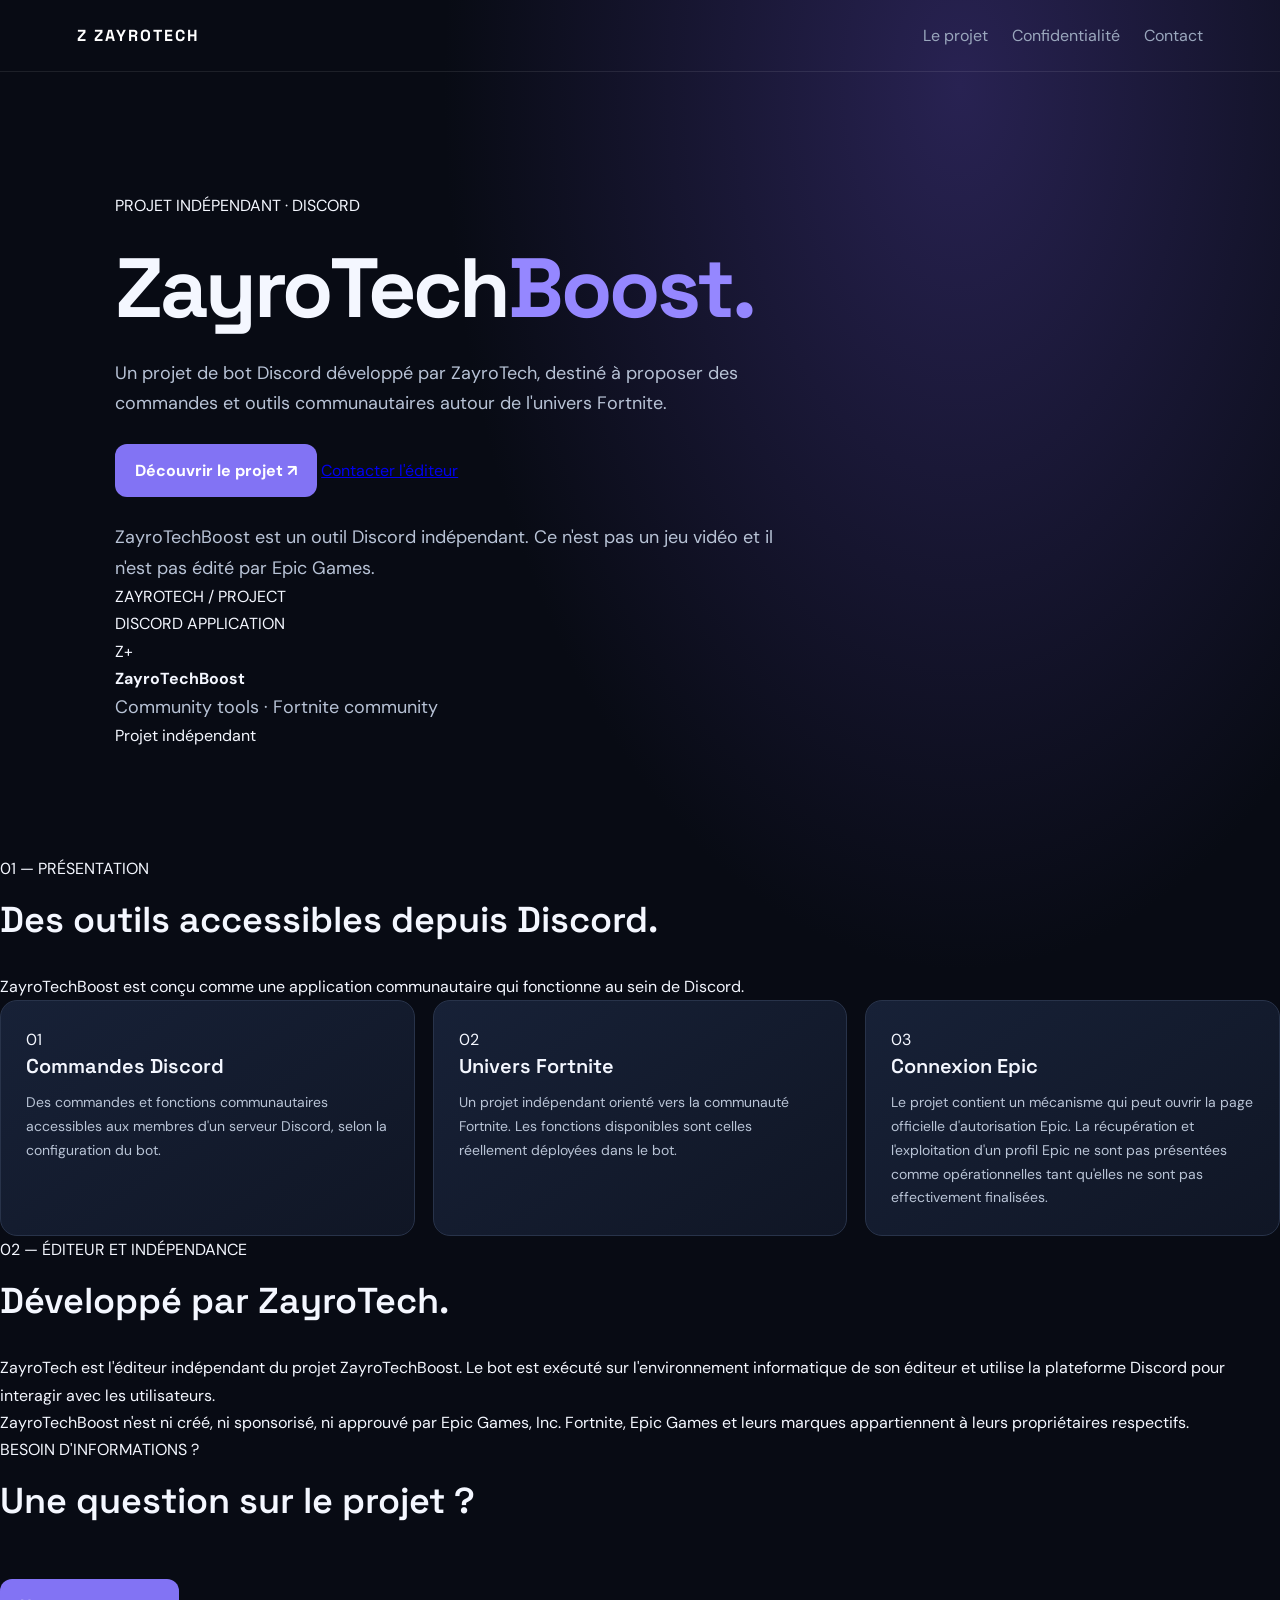
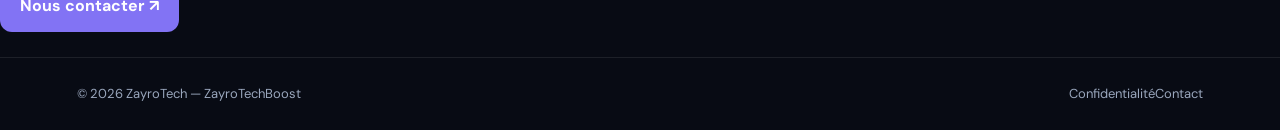
<file: index.html>
<!doctype html>
<html lang="fr">
<head>
  <meta charset="utf-8">
  <meta name="viewport" content="width=device-width, initial-scale=1">
  <meta name="description" content="Présentation officielle du projet indépendant ZayroTechBoost, un bot Discord développé par ZayroTech.">
  <meta name="theme-color" content="#090d1b">
  <title>ZayroTechBoost — ZayroTech</title>
  <link rel="stylesheet" href="style.css">
</head>
<body>
<header class="site-header">
  <a class="brand" href="index.html" aria-label="ZayroTech, accueil"><span class="brand-mark">Z</span> ZAYROTECH</a>
  <nav aria-label="Navigation principale">
    <a href="#project">Le projet</a>
    <a href="confidentialite.html">Confidentialité</a>
    <a href="contact.html">Contact</a>
  </nav>
</header>
<main>
  <section class="hero">
    <div class="hero-copy">
      <span class="eyebrow"><span class="dot"></span> PROJET INDÉPENDANT · DISCORD</span>
      <h1>ZayroTech<span class="accent">Boost.</span></h1>
      <p class="lead">Un projet de bot Discord développé par ZayroTech, destiné à proposer des commandes et outils communautaires autour de l'univers Fortnite.</p>
      <div class="actions">
        <a class="button" href="#project">Découvrir le projet <span aria-hidden="true">↗</span></a>
        <a class="text-link" href="contact.html">Contacter l'éditeur</a>
      </div>
      <p class="notice">ZayroTechBoost est un outil Discord indépendant. Ce n'est pas un jeu vidéo et il n'est pas édité par Epic Games.</p>
    </div>
    <div class="hero-panel" aria-label="Présentation du projet">
      <div class="panel-top"><span class="panel-dot"></span><span class="panel-dot"></span><span class="panel-dot"></span><span class="panel-label">ZAYROTECH / PROJECT</span></div>
      <div class="panel-content">
        <span class="panel-kicker">DISCORD APPLICATION</span>
        <div class="panel-logo">Z<span>+</span></div>
        <strong>ZayroTechBoost</strong>
        <p>Community tools · Fortnite community</p>
        <div class="status"><span></span> Projet indépendant</div>
      </div>
    </div>
  </section>

  <section class="section" id="project">
    <div class="section-heading">
      <span class="eyebrow">01 — PRÉSENTATION</span>
      <h2>Des outils accessibles depuis Discord.</h2>
      <p>ZayroTechBoost est conçu comme une application communautaire qui fonctionne au sein de Discord.</p>
    </div>
    <div class="cards">
      <article class="card"><span class="card-number">01</span><h3>Commandes Discord</h3><p>Des commandes et fonctions communautaires accessibles aux membres d'un serveur Discord, selon la configuration du bot.</p></article>
      <article class="card"><span class="card-number">02</span><h3>Univers Fortnite</h3><p>Un projet indépendant orienté vers la communauté Fortnite. Les fonctions disponibles sont celles réellement déployées dans le bot.</p></article>
      <article class="card"><span class="card-number">03</span><h3>Connexion Epic</h3><p>Le projet contient un mécanisme qui peut ouvrir la page officielle d'autorisation Epic. La récupération et l'exploitation d'un profil Epic ne sont pas présentées comme opérationnelles tant qu'elles ne sont pas effectivement finalisées.</p></article>
    </div>
  </section>

  <section class="section about-section">
    <div class="section-heading">
      <span class="eyebrow">02 — ÉDITEUR ET INDÉPENDANCE</span>
      <h2>Développé par ZayroTech.</h2>
    </div>
    <div class="about-copy">
      <p>ZayroTech est l'éditeur indépendant du projet ZayroTechBoost. Le bot est exécuté sur l'environnement informatique de son éditeur et utilise la plateforme Discord pour interagir avec les utilisateurs.</p>
      <p>ZayroTechBoost n'est ni créé, ni sponsorisé, ni approuvé par Epic Games, Inc. Fortnite, Epic Games et leurs marques appartiennent à leurs propriétaires respectifs.</p>
    </div>
  </section>
  <section class="bottom-cta"><div><span class="eyebrow">BESOIN D'INFORMATIONS ?</span><h2>Une question sur le projet ?</h2></div><a class="button" href="contact.html">Nous contacter ↗</a></section>
</main>
<footer class="site-footer"><span>© 2026 ZayroTech — ZayroTechBoost</span><div><a href="confidentialite.html">Confidentialité</a><a href="contact.html">Contact</a></div></footer>
</body>
</html>
</file>
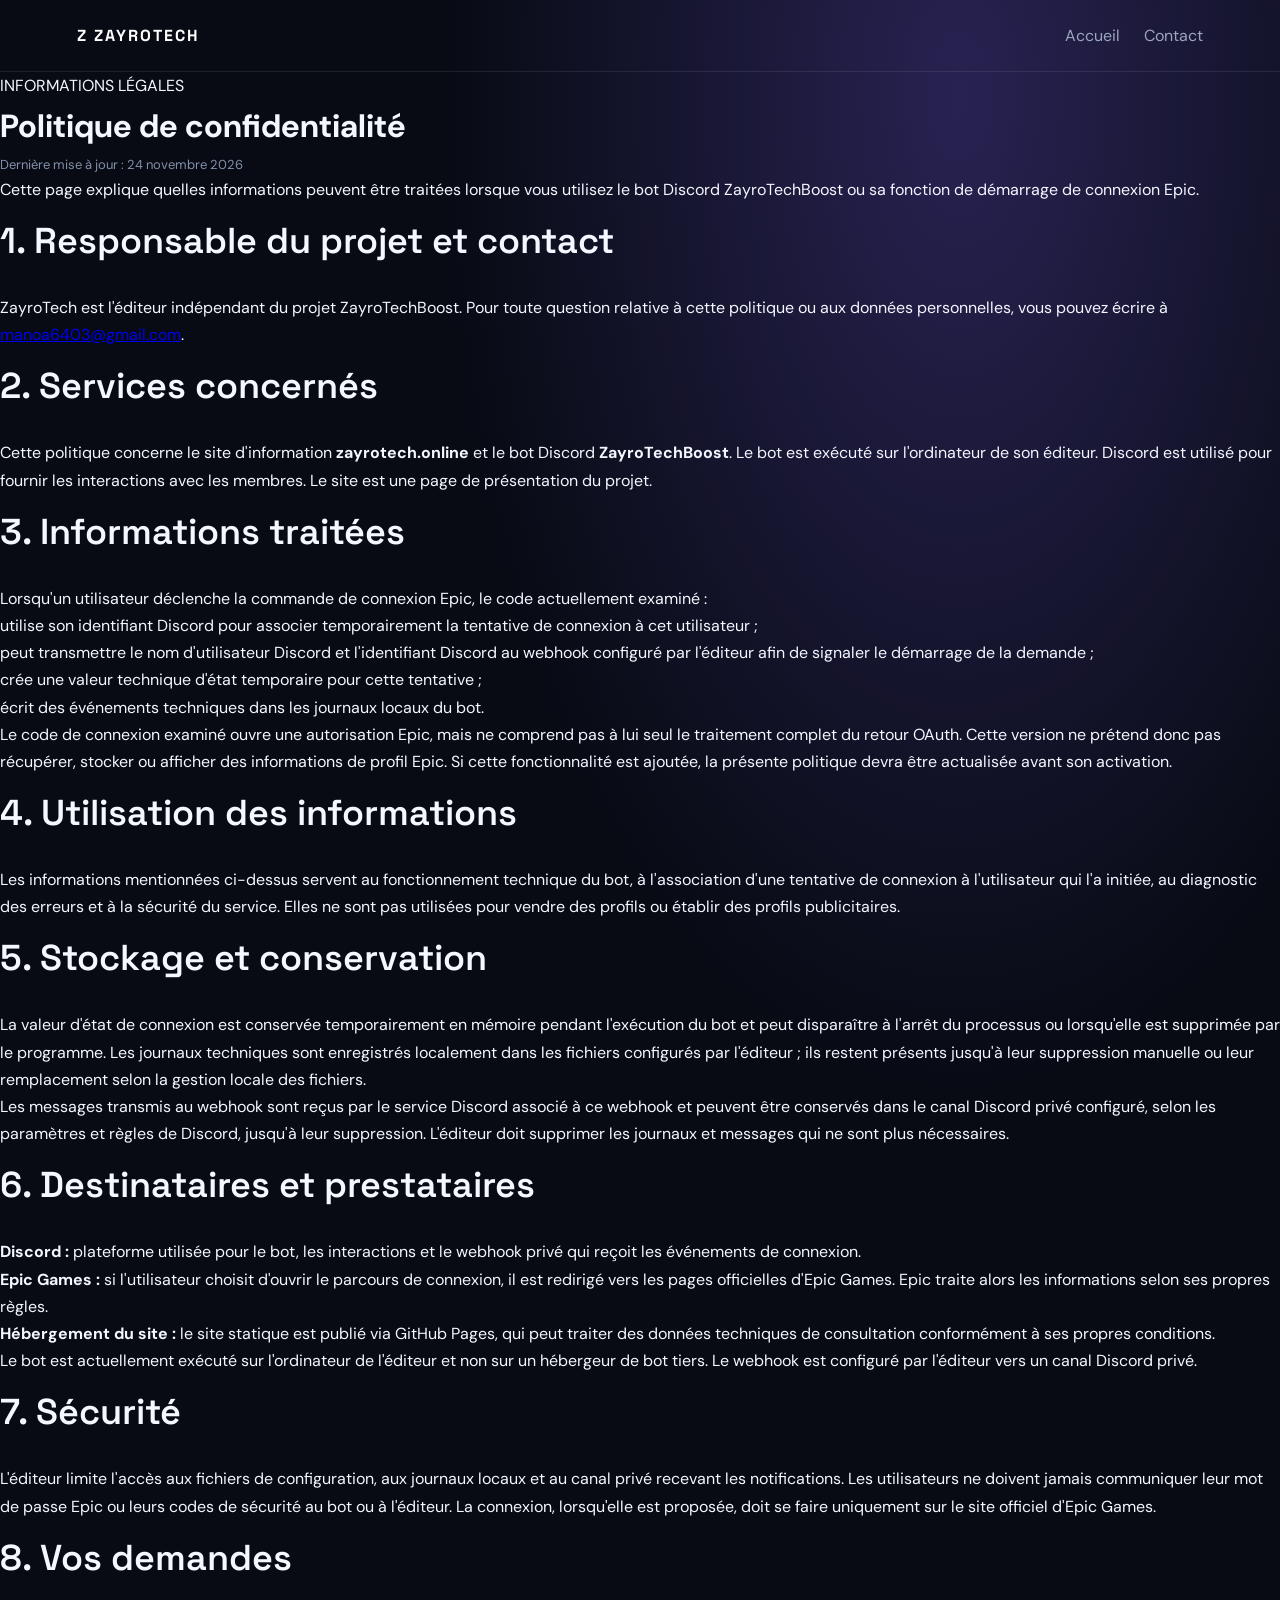
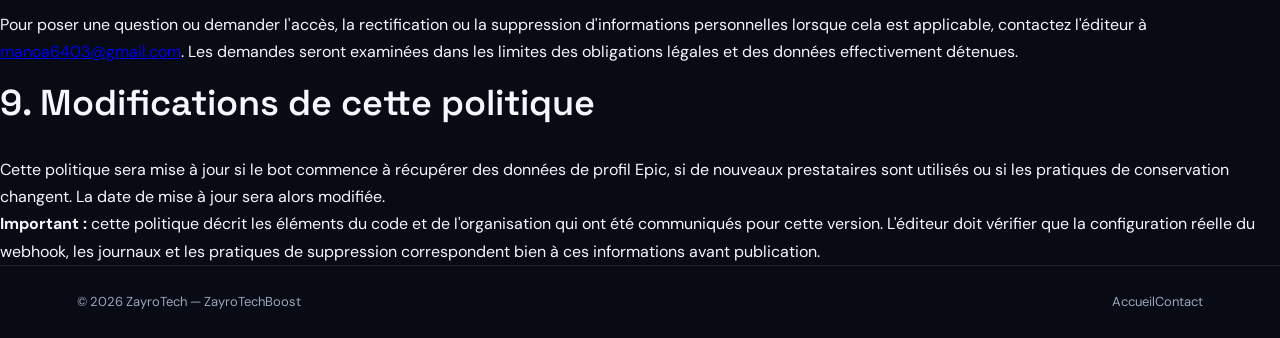
<file: confidentialite.html>
<!doctype html>
<html lang="fr">
<head>
  <meta charset="utf-8">
  <meta name="viewport" content="width=device-width, initial-scale=1">
  <meta name="description" content="Politique de confidentialité du bot Discord ZayroTechBoost, projet indépendant de ZayroTech.">
  <meta name="theme-color" content="#090d1b">
  <title>Politique de confidentialité — ZayroTechBoost</title>
  <link rel="stylesheet" href="style.css">
</head>
<body>
<header class="site-header">
  <a class="brand" href="index.html"><span class="brand-mark">Z</span> ZAYROTECH</a>
  <nav aria-label="Navigation principale"><a href="index.html">Accueil</a><a href="contact.html">Contact</a></nav>
</header>
<main class="legal">
  <span class="eyebrow">INFORMATIONS LÉGALES</span>
  <h1>Politique de confidentialité</h1>
  <p class="muted">Dernière mise à jour : 24 novembre 2026</p>
  <p class="intro">Cette page explique quelles informations peuvent être traitées lorsque vous utilisez le bot Discord ZayroTechBoost ou sa fonction de démarrage de connexion Epic.</p>

  <h2>1. Responsable du projet et contact</h2>
  <p>ZayroTech est l'éditeur indépendant du projet ZayroTechBoost. Pour toute question relative à cette politique ou aux données personnelles, vous pouvez écrire à <a href="mailto:manoa6403@gmail.com">manoa6403@gmail.com</a>.</p>

  <h2>2. Services concernés</h2>
  <p>Cette politique concerne le site d'information <strong>zayrotech.online</strong> et le bot Discord <strong>ZayroTechBoost</strong>. Le bot est exécuté sur l'ordinateur de son éditeur. Discord est utilisé pour fournir les interactions avec les membres. Le site est une page de présentation du projet.</p>

  <h2>3. Informations traitées</h2>
  <p>Lorsqu'un utilisateur déclenche la commande de connexion Epic, le code actuellement examiné :</p>
  <ul>
    <li>utilise son identifiant Discord pour associer temporairement la tentative de connexion à cet utilisateur ;</li>
    <li>peut transmettre le nom d'utilisateur Discord et l'identifiant Discord au webhook configuré par l'éditeur afin de signaler le démarrage de la demande ;</li>
    <li>crée une valeur technique d'état temporaire pour cette tentative ;</li>
    <li>écrit des événements techniques dans les journaux locaux du bot.</li>
  </ul>
  <p>Le code de connexion examiné ouvre une autorisation Epic, mais ne comprend pas à lui seul le traitement complet du retour OAuth. Cette version ne prétend donc pas récupérer, stocker ou afficher des informations de profil Epic. Si cette fonctionnalité est ajoutée, la présente politique devra être actualisée avant son activation.</p>

  <h2>4. Utilisation des informations</h2>
  <p>Les informations mentionnées ci-dessus servent au fonctionnement technique du bot, à l'association d'une tentative de connexion à l'utilisateur qui l'a initiée, au diagnostic des erreurs et à la sécurité du service. Elles ne sont pas utilisées pour vendre des profils ou établir des profils publicitaires.</p>

  <h2>5. Stockage et conservation</h2>
  <p>La valeur d'état de connexion est conservée temporairement en mémoire pendant l'exécution du bot et peut disparaître à l'arrêt du processus ou lorsqu'elle est supprimée par le programme. Les journaux techniques sont enregistrés localement dans les fichiers configurés par l'éditeur ; ils restent présents jusqu'à leur suppression manuelle ou leur remplacement selon la gestion locale des fichiers.</p>
  <p>Les messages transmis au webhook sont reçus par le service Discord associé à ce webhook et peuvent être conservés dans le canal Discord privé configuré, selon les paramètres et règles de Discord, jusqu'à leur suppression. L'éditeur doit supprimer les journaux et messages qui ne sont plus nécessaires.</p>

  <h2>6. Destinataires et prestataires</h2>
  <ul>
    <li><strong>Discord :</strong> plateforme utilisée pour le bot, les interactions et le webhook privé qui reçoit les événements de connexion.</li>
    <li><strong>Epic Games :</strong> si l'utilisateur choisit d'ouvrir le parcours de connexion, il est redirigé vers les pages officielles d'Epic Games. Epic traite alors les informations selon ses propres règles.</li>
    <li><strong>Hébergement du site :</strong> le site statique est publié via GitHub Pages, qui peut traiter des données techniques de consultation conformément à ses propres conditions.</li>
  </ul>
  <p>Le bot est actuellement exécuté sur l'ordinateur de l'éditeur et non sur un hébergeur de bot tiers. Le webhook est configuré par l'éditeur vers un canal Discord privé.</p>

  <h2>7. Sécurité</h2>
  <p>L'éditeur limite l'accès aux fichiers de configuration, aux journaux locaux et au canal privé recevant les notifications. Les utilisateurs ne doivent jamais communiquer leur mot de passe Epic ou leurs codes de sécurité au bot ou à l'éditeur. La connexion, lorsqu'elle est proposée, doit se faire uniquement sur le site officiel d'Epic Games.</p>

  <h2>8. Vos demandes</h2>
  <p>Pour poser une question ou demander l'accès, la rectification ou la suppression d'informations personnelles lorsque cela est applicable, contactez l'éditeur à <a href="mailto:manoa6403@gmail.com">manoa6403@gmail.com</a>. Les demandes seront examinées dans les limites des obligations légales et des données effectivement détenues.</p>

  <h2>9. Modifications de cette politique</h2>
  <p>Cette politique sera mise à jour si le bot commence à récupérer des données de profil Epic, si de nouveaux prestataires sont utilisés ou si les pratiques de conservation changent. La date de mise à jour sera alors modifiée.</p>
  <p class="legal-note"><strong>Important :</strong> cette politique décrit les éléments du code et de l'organisation qui ont été communiqués pour cette version. L'éditeur doit vérifier que la configuration réelle du webhook, les journaux et les pratiques de suppression correspondent bien à ces informations avant publication.</p>
</main>
<footer class="site-footer"><span>© 2026 ZayroTech — ZayroTechBoost</span><div><a href="index.html">Accueil</a><a href="contact.html">Contact</a></div></footer>
</body>
</html>
</file>
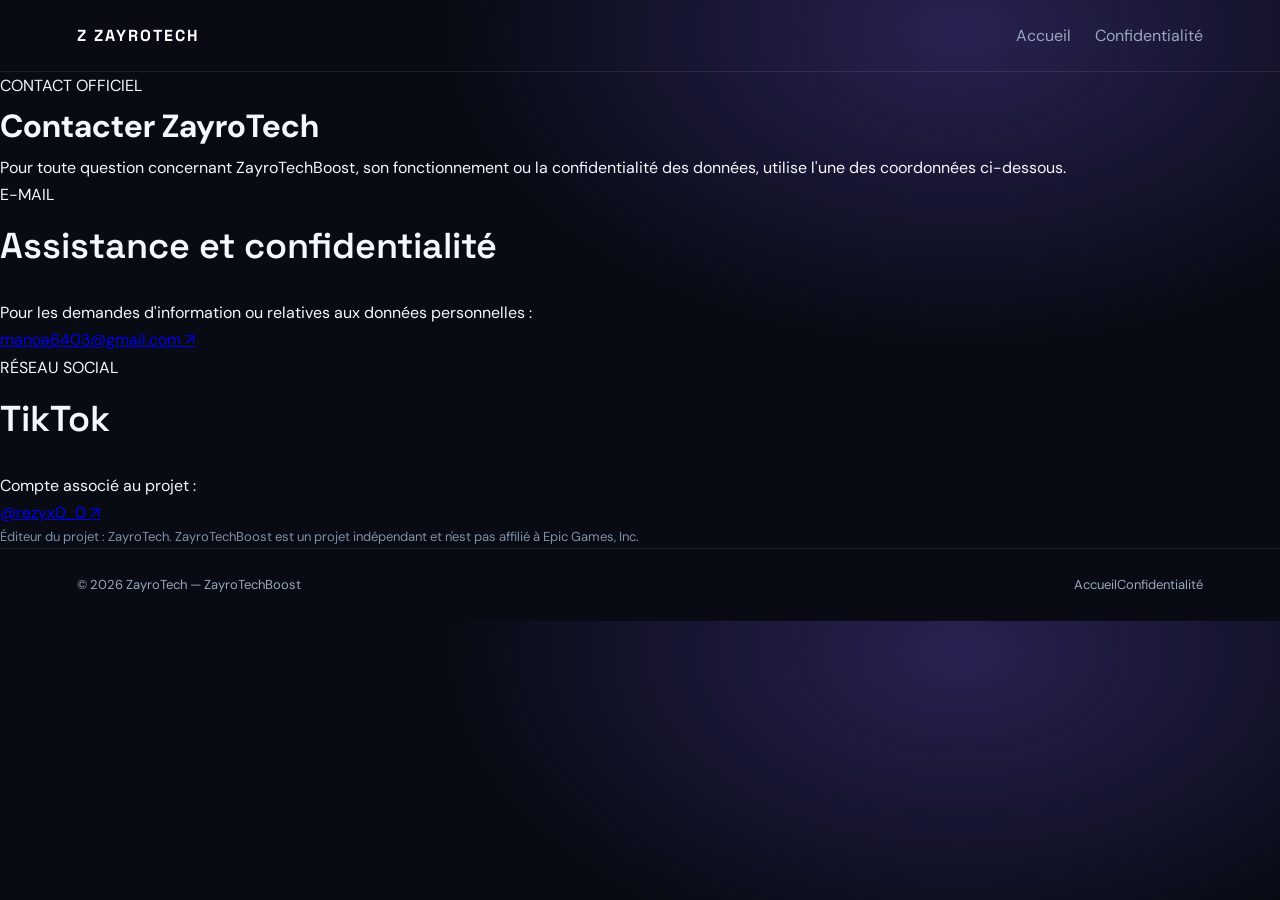
<file: contact.html>
<!doctype html>
<html lang="fr">
<head>
  <meta charset="utf-8">
  <meta name="viewport" content="width=device-width, initial-scale=1">
  <meta name="description" content="Contacter l'éditeur indépendant du projet ZayroTechBoost.">
  <meta name="theme-color" content="#090d1b">
  <title>Contact — ZayroTechBoost</title>
  <link rel="stylesheet" href="style.css">
</head>
<body>
<header class="site-header">
  <a class="brand" href="index.html"><span class="brand-mark">Z</span> ZAYROTECH</a>
  <nav aria-label="Navigation principale"><a href="index.html">Accueil</a><a href="confidentialite.html">Confidentialité</a></nav>
</header>
<main class="legal contact-page">
  <span class="eyebrow">CONTACT OFFICIEL</span>
  <h1>Contacter ZayroTech</h1>
  <p class="intro">Pour toute question concernant ZayroTechBoost, son fonctionnement ou la confidentialité des données, utilise l'une des coordonnées ci-dessous.</p>
  <div class="contact-card">
    <span class="card-number">E-MAIL</span>
    <h2>Assistance et confidentialité</h2>
    <p>Pour les demandes d'information ou relatives aux données personnelles :</p>
    <a class="contact-link" href="mailto:manoa6403@gmail.com">manoa6403@gmail.com ↗</a>
  </div>
  <div class="contact-card">
    <span class="card-number">RÉSEAU SOCIAL</span>
    <h2>TikTok</h2>
    <p>Compte associé au projet :</p>
    <a class="contact-link" href="https://www.tiktok.com/@rezyx0_0" target="_blank" rel="noopener noreferrer">@rezyx0_0 ↗</a>
  </div>
  <p class="muted">Éditeur du projet : ZayroTech. ZayroTechBoost est un projet indépendant et n'est pas affilié à Epic Games, Inc.</p>
</main>
<footer class="site-footer"><span>© 2026 ZayroTech — ZayroTechBoost</span><div><a href="index.html">Accueil</a><a href="confidentialite.html">Confidentialité</a></div></footer>
</body>
</html>
</file>
<file: style.css>
@import url('https://fonts.googleapis.com/css2?family=DM+Sans:wght@400;500;600;700&family=Space+Grotesk:wght@400;500;600;700&display=swap');

:root {
    --bg: #080b14;
    --panel: #111a2b;
    --text: #f4f7ff;
    --muted: #9aa7bd;
    --accent: #9587ff;
    --line: #28334a;
}

* {
    box-sizing: border-box;
    margin: 0;
    padding: 0;
}

html {
    scroll-behavior: smooth;
}

body {
    background: radial-gradient(
        ellipse at 75% 5%,
        #282252 0,
        transparent 38%
    ), var(--bg);
    color: var(--text);
    font-family: 'DM Sans', sans-serif;
    line-height: 1.7;
}

/* NAVIGATION */

header {
    display: flex;
    justify-content: space-between;
    align-items: center;
    padding: 22px 6vw;
    border-bottom: 1px solid #ffffff16;
}

.brand {
    font-family: 'Space Grotesk', sans-serif;
    font-weight: 700;
    letter-spacing: 2px;
    color: white;
    text-decoration: none;
}

header nav {
    display: flex;
    gap: 24px;
}

header nav a,
footer a {
    color: var(--muted);
    text-decoration: none;
    transition: 0.2s;
}

header nav a:hover,
footer a:hover {
    color: white;
}

/* ACCUEIL */

.hero {
    padding: 120px 9vw 105px;
    max-width: 1100px;
}

.tag {
    color: #a99fff;
    letter-spacing: 2px;
    font-weight: 700;
    font-size: 11px;
}

.hero h1 {
    font: 700 clamp(48px, 8vw, 84px)/1.05 'Space Grotesk';
    letter-spacing: -3px;
    margin: 25px 0;
}

.hero h1 span {
    color: var(--accent);
}

.hero p {
    max-width: 660px;
    color: #b8c3d6;
    font-size: 18px;
}

.button {
    display: inline-block;
    background: #8273f4;
    color: white;
    padding: 13px 20px;
    border-radius: 12px;
    font-weight: 700;
    text-decoration: none;
    margin: 25px 0;
    transition: 0.25s;
}

.button:hover {
    background: #a095ff;
    transform: translateY(-3px);
}

.muted {
    color: #8290a8 !important;
    font-size: 13px !important;
}

/* SERVICES */

.services {
    padding: 75px 9vw;
    background: #0d1321;
}

h2 {
    font: 600 36px 'Space Grotesk';
    margin: 15px 0 30px;
}

.cards {
    display: grid;
    grid-template-columns: repeat(3, 1fr);
    gap: 18px;
}

.cards article {
    padding: 25px;
    border: 1px solid var(--line);
    border-radius: 17px;
    background: linear-gradient(
        145deg,
        #172137,
        #101625
    );
    transition: 0.25s;
}

.cards article:hover {
    transform: translateY(-6px);
    border-color: var(--accent);
}

.cards h3 {
    font: 600 20px 'Space Grotesk';
    margin-bottom: 12px;
}

.cards p {
    color: #b9c4d6;
    font-size: 14px;
}

/* À PROPOS */

.about {
    padding: 75px 9vw;
    max-width: 1050px;
}

.about p {
    color: #b9c4d6;
    max-width: 700px;
}

/* FOOTER */

footer {
    border-top: 1px solid #ffffff16;
    padding: 25px 6vw;
    display: flex;
    justify-content: space-between;
    color: var(--muted);
    font-size: 13px;
}

/* MOBILE */

@media (max-width: 700px) {
    header {
        align-items: flex-start;
        flex-direction: column;
        gap: 15px;
    }

    header nav {
        gap: 16px;
        flex-wrap: wrap;
    }

    .hero {
        padding: 85px 25px;
    }

    .hero h1 {
        letter-spacing: -2px;
    }

    .cards {
        grid-template-columns: 1fr;
    }

    .services,
    .about {
        padding: 60px 25px;
    }

    footer {
        align-items: flex-start;
        flex-direction: column;
        gap: 12px;
    }
}
</file>
